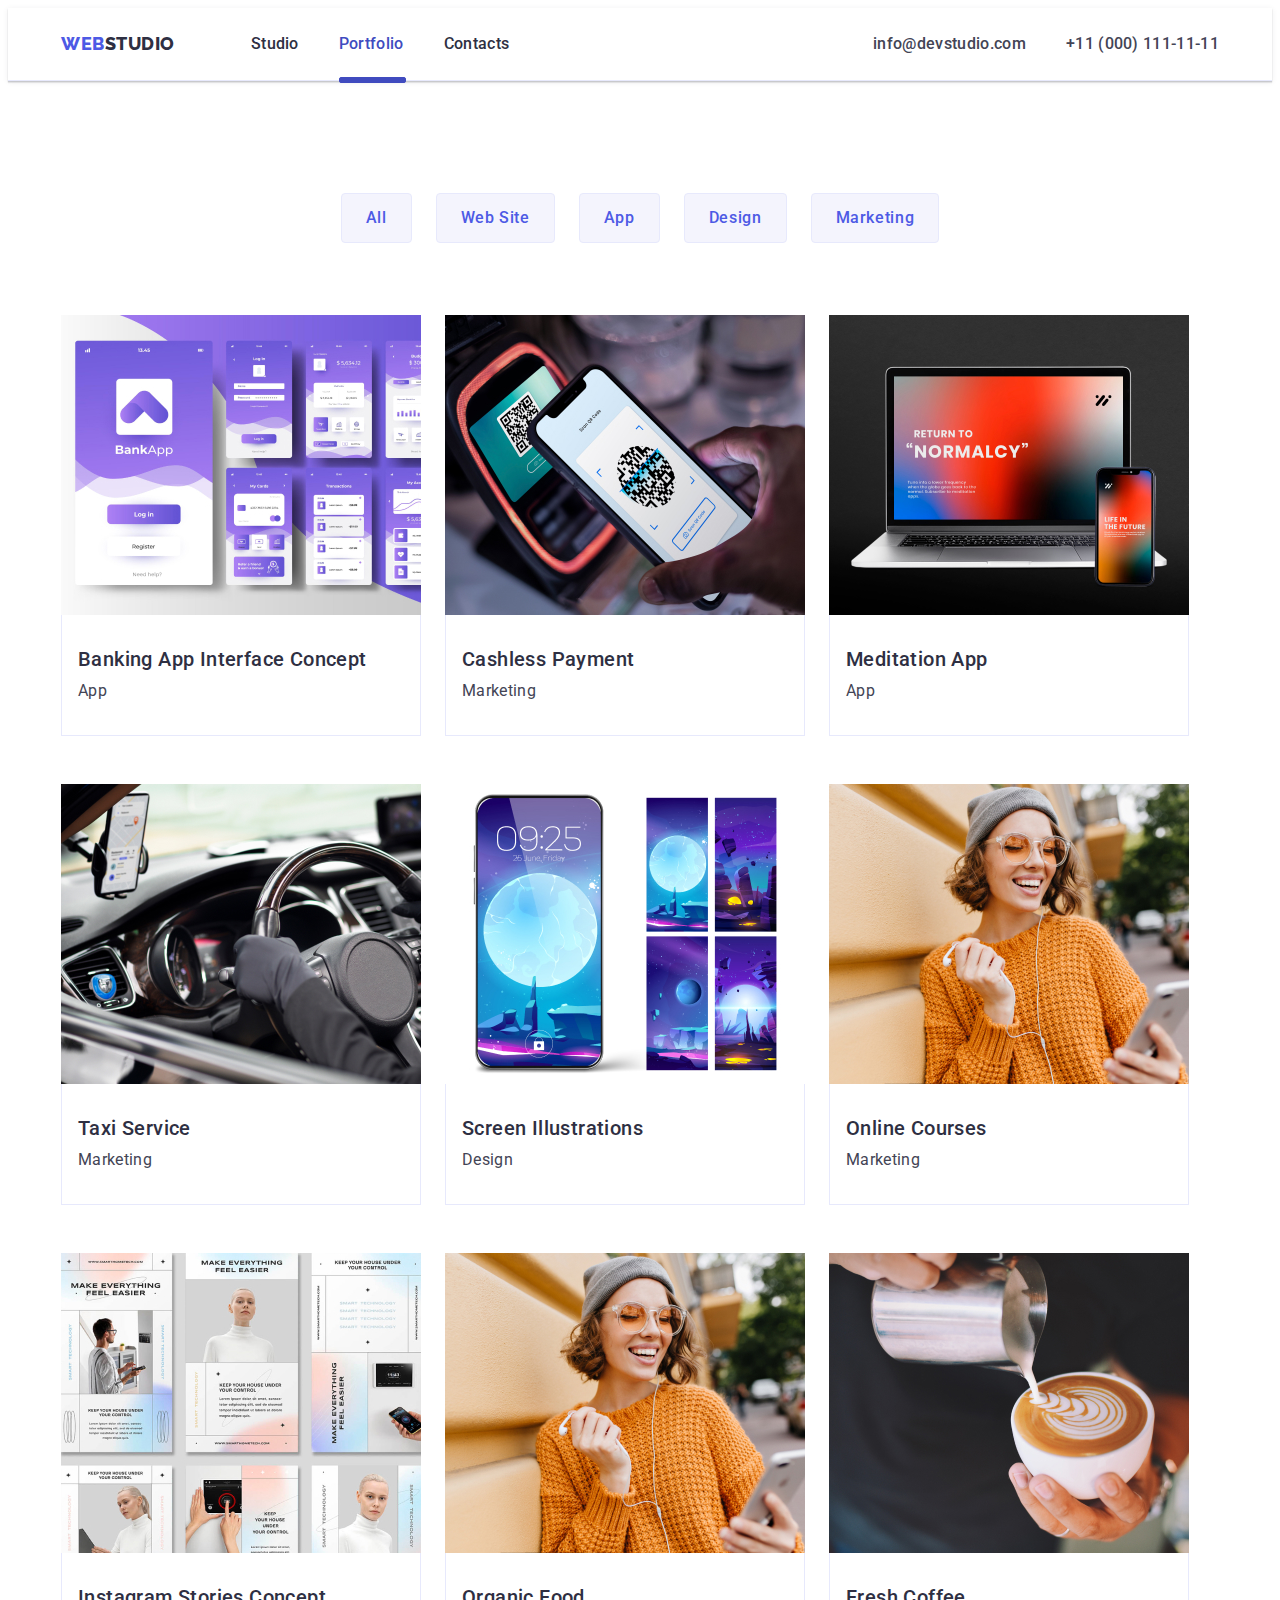
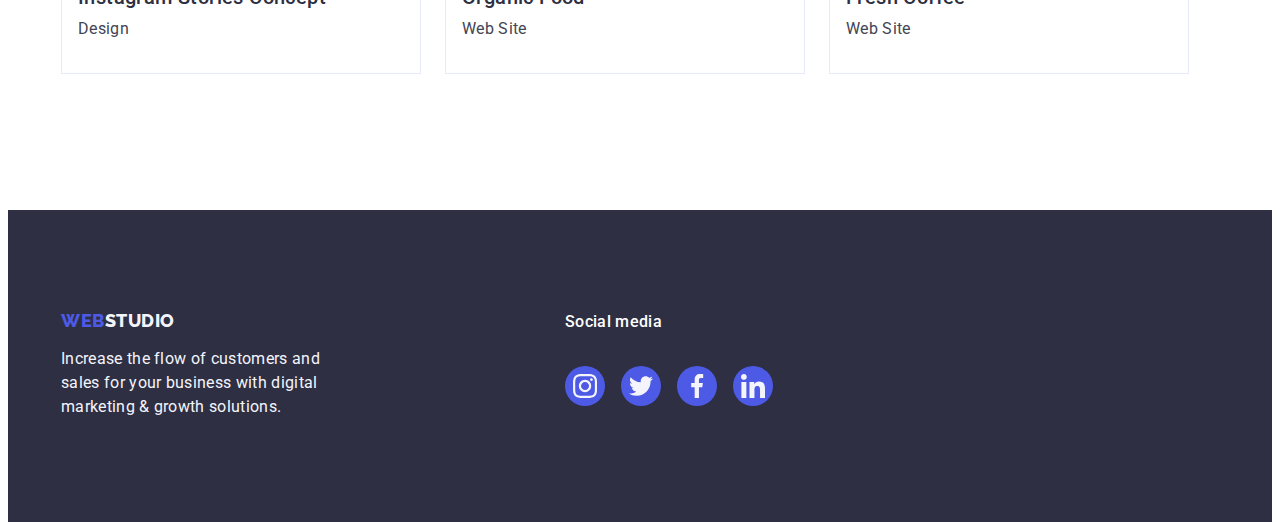
<file: portfolio.html>
<!DOCTYPE html>
<html lang="en">
  <head>
    <meta charset="UTF-8" />
    <meta name="viewport" content="width=device-width, initial-scale=1.0" />
    <link rel="preconnect" href="https://fonts.googleapis.com" />
    <link rel="preconnect" href="https://fonts.gstatic.com" crossorigin />
    <link
      rel="stylesheet"
      href="https://cdnjs.cloudflare.com/ajax/libs/modern-normalize/2.0.0/modern-normalize.min.css"
      integrity="sha512-4xo8blKMVCiXpTaLzQSLSw3KFOVPWhm/TRtuPVc4WG6kUgjH6J03IBuG7JZPkcWMxJ5huwaBpOpnwYElP/m6wg=="
      crossorigin="anonymous"
      referrerpolicy="no-referrer"
    />
    <link
      href="https://fonts.googleapis.com/css2?family=Raleway:ital,wght@0,700;1,700&family=Roboto:wght@400;500;700;900&display=swap"
      rel="stylesheet"
    />
    <title>Portfolio page</title>

    <link rel="stylesheet" href="./css/styles.css" />
  </head>
  <body>
    <!--Header-->
    <header class="header">
      <div class="container flex-space">
        <nav class="list nav-list">
          <a href="index.html" class="logo link"
            >Web<span class="logo-header">Studio</span></a
          >
          <ul class="topline-link list">
            <li>
              <a class="topline-section link" href="./index.html">Studio</a>
            </li>
            <li>
              <a
                class="topline-section link activ-element color"
                href="./portfolio.html"
                >Portfolio</a
              >
            </li>
            <li>
              <a class="topline-section link" href="">Contacts</a>
            </li>
          </ul>
        </nav>
        <address>
          <ul class="list topline-address">
            <li>
              <a class="address link" href="mailto:info@devstudio.com"
                >info@devstudio.com</a
              >
            </li>
            <li>
              <a class="address link" href="tel:+110001111111"
                >+11 (000) 111-11-11</a
              >
            </li>
          </ul>
        </address>
      </div>
    </header>
    <!--Main-->
    <main>
      <!--Filters section-->
      <section class="filter-section">
        <div class="container">
          <h1 class="visually-hidden">Invisible title</h1>
          <ul class="list filters-list">
            <li>
              <button type="button" class="filters-button">All</button>
            </li>
            <li>
              <button type="button" class="filters-button">Web Site</button>
            </li>
            <li>
              <button type="button" class="filters-button">App</button>
            </li>
            <li>
              <button type="button" class="filters-button">Design</button>
            </li>
            <li>
              <button type="button" class="filters-button">Marketing</button>
            </li>
          </ul>
          <!--Selectors-->
          <ul class="list portfolio-list">
            <li class="grid-list link">
              <a class="link portfolio-link-app" href="">
                <div class="project-foto-card overlay">
                  <img
                    src="./images/bankingapp.jpg"
                    alt="Banking App Interface Concept"
                    width="360"
                  />

                  <p class="overlay-paragraf">
                    14 Stylish and User-Friendly App Design Concepts · Task
                    Manager App · Calorie Tracker App · Exotic Fruit Ecommerce
                    App · Cloud Storage App
                  </p>
                </div>

                <div class="portfolio-details">
                  <h2 class="portfolio-title">Banking App Interface Concept</h2>
                  <p class="portfolio-type">App</p>
                </div>
              </a>
            </li>
            <li class="grid-list link">
              <a class="link portfolio-link-app" href="">
                <div class="project-foto-card overlay">
                  <img
                    src="./images/cashlesspayment.jpg"
                    alt="Cashless Payment"
                    width="360"
                  />

                  <p class="overlay-paragraf">
                    14 Stylish and User-Friendly App Design Concepts · Task
                    Manager App · Calorie Tracker App · Exotic Fruit Ecommerce
                    App · Cloud Storage App
                  </p>
                </div>
                <div class="portfolio-details">
                  <h2 class="portfolio-title">Cashless Payment</h2>
                  <p class="portfolio-type">Marketing</p>
                </div>
              </a>
            </li>
            <li class="grid-list link">
              <a class="link portfolio-link-app" href="">
                <div class="project-foto-card overlay">
                  <img
                    src="./images/meditationapp.jpg"
                    alt="Meditation App"
                    width="360"
                  />

                  <p class="overlay-paragraf">
                    14 Stylish and User-Friendly App Design Concepts · Task
                    Manager App · Calorie Tracker App · Exotic Fruit Ecommerce
                    App · Cloud Storage App
                  </p>
                </div>

                <div class="portfolio-details">
                  <h2 class="portfolio-title">Meditation App</h2>
                  <p class="portfolio-type">App</p>
                </div>
              </a>
            </li>
            <li class="grid-list link">
              <a class="link portfolio-link-app" href="">
                <div class="project-foto-card overlay">
                  <img
                    src="./images/taxiservice.jpg"
                    alt="Taxi Service"
                    width="360"
                  />

                  <p class="overlay-paragraf">
                    14 Stylish and User-Friendly App Design Concepts · Task
                    Manager App · Calorie Tracker App · Exotic Fruit Ecommerce
                    App · Cloud Storage App
                  </p>
                </div>

                <div class="portfolio-details">
                  <h2 class="portfolio-title">Taxi Service</h2>
                  <p class="portfolio-type">Marketing</p>
                </div>
              </a>
            </li>
            <li class="grid-list link">
              <a class="link portfolio-link-app" href="">
                <div class="project-foto-card overlay">
                  <img
                    src="./images/screenillustrations.jpg"
                    alt="Screen Illustrations"
                    width="360"
                  />
                  <p class="overlay-paragraf">
                    14 Stylish and User-Friendly App Design Concepts · Task
                    Manager App · Calorie Tracker App · Exotic Fruit Ecommerce
                    App · Cloud Storage App
                  </p>
                </div>

                <div class="portfolio-details">
                  <h2 class="portfolio-title">Screen Illustrations</h2>
                  <p class="portfolio-type">Design</p>
                </div>
              </a>
            </li>
            <li class="grid-list link">
              <a class="link portfolio-link-app" href="">
                <div class="project-foto-card overlay">
                  <img
                    src="./images/onlinecourses.jpg"
                    alt="Online Courses"
                    width="360"
                  />

                  <p class="overlay-paragraf">
                    14 Stylish and User-Friendly App Design Concepts · Task
                    Manager App · Calorie Tracker App · Exotic Fruit Ecommerce
                    App · Cloud Storage App
                  </p>
                </div>

                <div class="portfolio-details">
                  <h2 class="portfolio-title">Online Courses</h2>
                  <p class="portfolio-type">Marketing</p>
                </div>
              </a>
            </li>
            <li class="grid-list link">
              <a class="link portfolio-link-app" href="">
                <div class="project-foto-card overlay">
                  <img
                    src="./images/instagramstories.jpg"
                    alt="Instagram Stories Concept"
                    width="360"
                  />

                  <p class="overlay-paragraf">
                    14 Stylish and User-Friendly App Design Concepts · Task
                    Manager App · Calorie Tracker App · Exotic Fruit Ecommerce
                    App · Cloud Storage App
                  </p>
                </div>

                <div class="portfolio-details">
                  <h2 class="portfolio-title">Instagram Stories Concept</h2>
                  <p class="portfolio-type">Design</p>
                </div>
              </a>
            </li>
            <li class="grid-list link">
              <a class="link portfolio-link-app" href="">
                <div class="project-foto-card overlay">
                  <img
                    src="./images/onlinecourses.jpg"
                    alt="Organic Food"
                    width="360"
                  />

                  <p class="overlay-paragraf">
                    14 Stylish and User-Friendly App Design Concepts · Task
                    Manager App · Calorie Tracker App · Exotic Fruit Ecommerce
                    App · Cloud Storage App
                  </p>
                </div>

                <div class="portfolio-details">
                  <h2 class="portfolio-title">Organic Food</h2>
                  <p class="portfolio-type">Web Site</p>
                </div>
              </a>
            </li>
            <li class="grid-list link">
              <a class="link portfolio-link-app" href="">
                <div class="project-foto-card overlay">
                  <img
                    src="./images/freshcoffee.jpg"
                    alt="Fresh Coffee"
                    width="360"
                  />

                  <p class="overlay-paragraf">
                    14 Stylish and User-Friendly App Design Concepts · Task
                    Manager App · Calorie Tracker App · Exotic Fruit Ecommerce
                    App · Cloud Storage App
                  </p>
                </div>

                <div class="portfolio-details">
                  <h2 class="portfolio-title">Fresh Coffee</h2>
                  <p class="portfolio-type">Web Site</p>
                </div>
              </a>
            </li>
          </ul>
        </div>
      </section>
    </main>
    <!--Footer-->
    <footer class="footer">
      <div class="container footer-all">
        <div class="footer-side">
          <a href="./index.html" class="footer-logo logo link"
            >Web<span class="span">Studio</span></a
          >
          <p class="footer-description">
            Increase the flow of customers and sales for your business with
            digital marketing & growth solutions.
          </p>
        </div>
        <div class="footer-social-side">
          <p class="title-three">Social media</p>
          <ul class="footer-social-bar">
            <li class="list">
              <a class="link footer-icon-space" href="">
                <svg width="24" height="24" class="svg">
                  <use href="./images/icons.svg#instagram"></use>
                </svg>
              </a>
            </li>
            <li class="list">
              <a class="link footer-icon-space" href="">
                <svg width="24" height="24" class="svg">
                  <use href="./images/icons.svg#twitter"></use>
                </svg>
              </a>
            </li>
            <li class="list">
              <a class="link footer-icon-space" href="">
                <svg width="24" height="24" class="svg">
                  <use href="./images/icons.svg#facebook"></use>
                </svg>
              </a>
            </li>
            <li class="list">
              <a class="link footer-icon-space" href="">
                <svg width="24" height="24" class="svg">
                  <use href="./images/icons.svg#linkedin"></use>
                </svg>
              </a>
            </li>
          </ul>
        </div>
      </div>
    </footer>
  </body>
</html>
</file>
<file: css/styles.css>
/*General styles and variable*/
:root {
    --iris: #4D5AE5;
    --navy-blue: #2E2F42;
    --slate: #434455;
    --white: #FFFFFF;
    --cornflower: #E7E9FC;
    --cloud: #F4F4FD;
    --ocean: #404BBF;
    --span: #f4f4f4fd;
}

body {
    font-family: 'Roboto',
        sans-serif;
    font-style: normal;
    color: #434455;
    background-color: #FFFFFFFF;
    height: 1440px;
}


h2 {
    margin: 0;
}

p {
    margin: 0;
}

img {
    display: flex;
}

button {
    margin: 0;
}

.list {
    list-style: none;
    padding: 0;
}

svg {
    display: block;
}


.link {
    text-decoration: none;
}

.a.link {
    padding: 24px 0 24px;
    display: flex;
    max-width: 100%;
    height: auto;
}

.link:hover {
    color: var(--OCEAN);
}

.link.:focus {
    color: var(--OCEAN);
}

*,
*::before *::after {
    box-sizing: border-box;
}

/*Classes style*/

.modal {
    position: fixed;
    width: 100%;
    height: 100%;
    background-color: rgba(46, 47, 66, 0.4);
    z-index: 10;
    display: flex;
    justify-content: center;
    top: 0; 
    left: 0;
    padding-top: 80px;
   
    transition: opacity 250ms cubic-bezier(0.4, 0, 0.2, 1), visibility 250ms cubic-bezier(0.4, 0, 0.2,1);
}

.modal-bg {
    width: 408px;
    min-height: 584px;
    border-radius: 4px;
    background: var(--DAIRY, #FCFCFC);
    box-shadow: 0px 2px 1px 0px rgba(0, 0, 0, 0.20), 0px 1px 3px 0px rgba(0, 0, 0, 0.12), 0px 1px 1px 0px rgba(0, 0, 0, 0.14);
    position: absolute;
    
    top: 50%;
    left: 50%;
    transform: translate(-50%, -50%) scale(1);
    transition: transform 250ms cubic-bezier(0.4, 0, 0.2, 1);
}

.modal-close {
    position: absolute;
    display: flex;
    align-items: center;
    justify-content: center;
    cursor: pointer;
    width: 24px;
    height: 24px;
    background-color: var(--cornflower);
    border-radius: 50%;
    border: 1px solid rgba(0, 0, 0, 0.1);
    top: 24px;
    right: 24px;
    padding: 0;
    transition: background-color 250ms cubic-bezier(0.4, 0, 0.2, 1), border 250ms cubic-bezier(0.4, 0, 0.2, 1);
    
}

.close-button {
    fill: var(--CORNFLOWER, #E7E9FC);
    
    
}

.modal-close:hover, 
.modal-close:focus {
    background-color: #404bbf;
    border: none;
}

.is-hidden {
    visibility: hidden;
    opacity: 0;
    pointer-events: none;
}

.close-svg {
    transition: fill 250ms cubic-bezier(0.4, 0, 0.2, 1);
    
}

.close-svg:hover,
.close-svg:focus{
    fill: #ffffff;
}

.container {
    width: 1158px;
    margin: 0 auto;
    padding: 0 15px;
}

.flex-space {
    display: flex;
    justify-content: space-between;
    height: 72px;
}


.header {
    border-bottom: 1px solid #e7e9fc;
    background: var(--white, #FFF);
    border-bottom: 1px solid var(--CORNFLOWER, #E7E9FC);
    display: flex;
    box-shadow: 0px 1px 6px 0px rgba(46, 47, 66, 0.08), 0px 1px 1px 0px rgba(46, 47, 66, 0.16), 0px 2px 1px 0px rgba(46, 47, 66, 0.08);
}

.nav-list {
    display: flex;
    justify-content: center;
    align-items: center;
}

.logo {
    color: var(--iris, #4D5AE5);
    font-family: Raleway, sans-serif;
    font-size: 18px;
    font-style: normal;
    font-weight: 800;
    line-height: 1.17;
    letter-spacing: 0.03em;
    text-transform: uppercase;
    text-decoration: none;
    background: var(--WHITE, #FFF);
    margin-right: 76px;

}


.logo-header {
    color: var(--navy-blue);
    font-family: Raleway, sans-serif;
    font-size: 18px;
    font-style: normal;
    font-weight: 800;
    line-height: 116.667%;
    letter-spacing: 0.54px;
    text-transform: uppercase;
    text-decoration: none;

}


.topline-link {
    color: var(--navy-blue);
    font-size: 16px;
    font-style: normal;
    font-weight: 500;
    line-height: 150%;
    letter-spacing: 0.32px;
    display: flex;
    gap: 40px;
    display: flex;

}


.activ-element::after {
    display: block;
    content: "";
    width: 100%;
    height: 4px;
    top: 44px;
    border-radius: 2px;
    border-radius: 2px;
    background: var(--ocean);
    border: 1px solid var(--ocean);
    position: absolute;
    left: 0;
    top:67px;

}

.topline-section {
    color: var(--navy-blue);
    padding: 24px 0;
    position: relative;
    transition: color 250ms cubic-bezier(0.4, 0, 0.2, 1);
}

.topline-section:hover {
    color: var(--ocean);
}

.topline-section:focus {
    color: var(--ocean);
}

.color {
    color: var(--ocean);
}

.topline-address {
    min-width: none;
    min-height: max-content;
    color: var(--slate);
    font-style: normal;
    font-size: 16px;
    font-weight: 500;
    line-height: 150%;
    letter-spacing: 0.32px;
    display: flex;
    justify-content: center;
    align-items: center;
    margin-top:24px;
    gap: 40px;

}

.address {
    color: var(--slate);
    transition: color 250ms cubic-bezier(0.4, 0, 0.2, 1);
}

.address:hover {
    color: var(--ocean);
}

.address:focus {
    color: var(--ocean);
}

.hero-section {
    max-width: 1440px;
    background-color: var(--navy-blue);
    background-image: linear-gradient(to bottom, rgba(46, 47, 66, 0.70), rgba(46, 47, 66, 0.70)), url("../images/people-office.jpg");
    background-repeat: no-repeat;
    background-size: cover;
    background-position: center;
    padding: 188px 0;
    display: flex;
    justify-content: center;
    align-items: center;
    margin: 0 auto;


}

.title-hero {
    color: var(--white, #FFF);
    text-align: center;
    font-size: 56px;
    line-height: 107.143%;
    letter-spacing: 1.12px;
    max-width: 496px;
    margin: 0 auto;
    padding-bottom: 48px;
}

.button {
    font-family: 'Roboto', sans-serif;
    background: var(--iris, #4D5AE5);
    color: var(--white, #FFF);
    border-radius: 4px;
    box-shadow: 0px 4px 4px 0px rgba(0, 0, 0, 0.15);
    font-size: 16px;
    font-weight: 500;
    line-height: 150%;
    letter-spacing: 0.64px;
    cursor: pointer;
    display: block;
    min-width: 169px;
    height: 56px;
    border: none;
    margin: 0 auto;
    transition: background-color 250ms cubic-bezier(0.4, 0, 0.2, 1);
}

.button:hover,
.button:focus {
    background-color: #404BBF;
}

.feature-section {
    padding: 120px 0;
}

.visually-hidden {
    position: absolute;
    width: 1px;
    height: 1px;
    margin: -1px;
    border: 0;
    padding: 0;
    white-space: nowrap;
    clip-path: inset(100%);
    clip: rect(0 0 0 0);
    overflow: hidden;
}


.feature-list {
    display: flex;
    gap: 24px;
}

.feature-list-element {
    width: 100%;
    min-width: 264px;
}

.feature-title {
    color: var(--navy-blue, #2E2F42);
    font-size: 20px;
    font-weight: 500;
    line-height: 120%;
    letter-spacing: 0.4px;
    margin-bottom: 8px;
}

.feature-body {
    color: var(--slate, #434455);
    font-size: 16px;
    font-weight: 400;
    line-height: 150%;
    letter-spacing: 0.32px;

}



.feature-icon-space {
    width: 264px;
    height: 112px;
    display: flex;
    align-items: center;
    justify-content: center;
    background-color: var(--CLOUD, #F4F4FD);
    border-radius: 4px;
    gap: 24px;
    margin-bottom: 8px;

}



.wawd-section {
    padding-bottom: 120px;
    display: flex;
}

.title-two {
    color: var(--navy-blue, #2E2F42);
    text-align: center;
    font-size: 36px;
    font-weight: 700;
    line-height: 111.111%;
    letter-spacing: 0.72px;
    text-transform: capitalize;
    margin-bottom: 72px;
}

.wawd-list {
    display: flex;
    gap: 24px;
}

.purpose-images {
    color: var(--cornflower);

}

.li.purpose-images {
    width: calc((100% - 48px) / 3);
}

.team-section {
    background: var(--cloud, #F4F4FD);
    padding: 120px 0;
    display: flex;
    margin: 0 auto;
}

.team-list {
    display: flex;
    gap: 24px;

}

.card-team {
    background: var(--WHITE, #FFF);
    border-radius: 0px 0px 4px 4px;
    box-shadow: 0px 2px 1px 0px rgba(46, 47, 66, 0.08), 0px 1px 1px 0px rgba(46, 47, 66, 0.16), 0px 1px 6px 0px rgba(46, 47, 66, 0.08);
    display: inline-flex;
    width: 264px;
    flex-direction: column;
    justify-content: center;
    align-items: center;
    gap: 8px;
}

.li.card-team {
    width: calc((100% - 72px) / 4);
}

.card-detail {
    min-width: 232px;
    padding: 8px 0;


}

.card-content {
    justify-content: center;
    color: var(--slate);
    text-align: center;
    font-size: 16px;
    font-weight: 500;
    line-height: 1.5;
    letter-spacing: 0.02em;
}

.card-contenth {
    justify-content: center;
    color: var(--navy-blue);
    text-align: center;
    font-size: 20px;
    font-weight: 500;
    line-height: 120%;
    letter-spacing: 0.4px;
}

.team-icon-space {
    background-color: var(--iris);
    width: 40px;
    height: 40px;
    display: flex;
    justify-content: center;
    align-items: center;
    border-radius: 50%;
    transition: background-color 250ms cubic-bezier(0.4, 0, 0.2, 1);
}

.social-media-bar {
    display: flex;
    justify-content: center;
    align-items: center;
    gap: 24px;
    padding: 32px 0;
}

.team-icon-space:hover,
.team-icon-space:focus {
    background-color: #404BBF;
}



.customers-section {
    display: flex;
    justify-content: space-between;
    align-items: center;
    gap: 24px;
    padding-bottom: 120px;
}

.customer-section {
    padding-top: 120px;
    padding-bottom: 120px;
}

.customer-box {
    width: 168px;
    height: 88px;

}


.customer-link-icon {
    width: 100%;
    height: 100%;
    border: 1px solid #8e8f99;
    border-radius: 4px;
    display: flex;
    align-items: center;
    justify-content: center;
    color: #8e8f99;
    transition: border-color 250ms cubic-bezier(0.4, 0, 0.2, 1), color 250ms cubic-bezier(0.4, 0, 0.2, 1);
}

.customer-link-icon:hover,
.customer-link-icon:focus {
    border-color: #404bbf;
    color: #404bbf;
}

.customer-icon {
    fill: currentColor;
    display: flex;
    justify-content: center;
    align-items: center;
    margin: 16px 32px;
    transition: fill 250ms cubic-bezier(0.4, 0, 0.2, 1);

}

.customer-icon:hover,
.customer-icon:focus {
    fill: #404BBF;
}

.filter-section {
    padding-top: 96px;
    padding-bottom: 120px;

}

.filters-list {
    display: flex;
    justify-content: center;
    gap: 24px;
    margin-bottom: 72px;

}

.filters-button {
    font-family: 'Roboto', sans-serif;
    background: var(--CLOUD, #F4F4FD);
    justify-content: center;
    color: var(--IRIS, #4D5AE5);
    text-align: center;
    font-size: 16px;
    font-weight: 500;
    line-height: 150%;
    letter-spacing: 0.64px;
    cursor: pointer;
    border-radius: 4px;
    border: 1px solid var(--CORNFLOWER, #E7E9FC);
    padding: 12px 24px;
    transition: color 250ms cubic-bezier(0.4, 0, 0.2, 1), background-color 250ms cubic-bezier(0.4, 0, 0.2, 1), border-color 250ms cubic-bezier(0.4, 0, 0.2, 1), box-shadow 250ms cubic-bezier(0.4, 0, 0.2, 1);
}

.filters-button:hover,
.filters-button:focus {
    color: var(--white, #FFF);
    background-color: var(--OCEAN, #404BBF);
    border-color: 1px solid transparent;
    box-shadow: 0px 2px 2px 0px rgba(0, 0, 0, 0.12), 0px 2px 1px 0px rgba(0, 0, 0, 0.08), 0px 3px 1px 0px rgba(0, 0, 0, 0.10);

}

.portfolio-list {
    display: flex;
    flex-wrap: wrap;
    column-gap: 24px;
    row-gap: 48px;
}

.li.grid-list {
    width: calc((100% - 48px) / 3);
}


.portfolio-link-app {
    display: block;
    transition: box-shadow 250ms cubic-bezier(0.4, 0, 0.2, 1);
    overflow: hidden;

}

.project-foto-card {
    display: block;
    position: relative;
    overflow: hidden;
}

.portfolio-link-app:hover,
.portfolio-link-app:focus {
    box-shadow: 0px 2px 1px 0px rgba(46, 47, 66, 0.08), 0px 1px 1px 0px rgba(46, 47, 66, 0.16), 0px 1px 6px 0px rgba(46, 47, 66, 0.08);
}

.overlay {
    position: relative;
    top: 0;
    left: 0;
    width: 100%;
    height: 100%;
    background-color: #3f51b5;
    transition: transform 250ms ease-in-out;
}

/*.project-foto-card:hover .overlay {

}*/

.overlay-paragraf {
    position: absolute;
    top: 0; 
    font-size: 16px;
    line-height: 1.5;
    letter-spacing: 0.02em;
    color: var(--cloud);
    padding: 40px 32px;
    background-color: #4d5ae5;
    height: 100%;
    width: 100%;
    transform: translateY(100%);
    transition: transform 250ms cubic-bezier(0.4, 0, 0.2, 1);


}

.project-foto-card:hover .overlay-paragraf {
        transform: translateY(0%);
    }
.portfolio-link-app:focus .overlay-paragraf {
transform: translateY(0%);
}


.portfolio-details {
    padding: 32px 16px;
    border: 1px solid var(--CORNFLOWER, #E7E9FC);
    border-top: none;
}

.portfolio-title {
    color: var(--navy-blue, #2E2F42);
    font-size: 20px;
    font-weight: 500;
    line-height: 120%;
    letter-spacing: 0.02em;
    margin-bottom: 8px;
}

.portfolio-type {
    color: var(--slate);
    font-size: 16px;
    line-height: 1.5;
    letter-spacing: 0.02em;
    color: var(--slate);
}




.footer {
    width: 100%;
    background-color: var(--navy-blue);
    display: flex;
    justify-content: flex-start;
    align-items: center;
    padding: 100px 0;
    gap: 1px;


}

.footer-all {
    display: flex;
    align-items: baseline;
}

.footer-logo {
    background-color: var(--navy-blue);
    flex-shrink: 0;
    font-family: Raleway, sans-serif;
    font-size: 18px;
    font-style: normal;
    font-weight: 800;
    line-height: 1.17;
    letter-spacing: 0.54px;
    text-transform: uppercase;
    text-decoration: none;
    display: inline-block;
    margin-bottom: 16px;
}


.span {
    color: #f4f4fd;
}

.footer-description {
    color: var(--cloud, #F4F4FD);
    font-family: "Roboto", sans-serif;
    font-weight: 400;
    line-height: 150%;
    letter-spacing: 0.32px;
    width: 264px;
}

.title-three {
    color: var(--WHITE, #FFF);
    font-family: Roboto;
    font-size: 16px;
    font-weight: 500;
    line-height: 1.5;
    letter-spacing: 0.02em;
    margin-bottom: 16px;
}

.footer-social-bar {
    display: flex;
    justify-content: center;
    align-items: center;
    gap: 16px;
    padding-left: 0px;
}

.footer-icon-space {
    width: 100%;
    height: 100%;
    background-color: var(--iris);
    width: 40px;
    height: 40px;
    display: flex;
    justify-content: center;
    align-items: center;
    border-radius: 50%;
    gap: 16px;
    transition: background-color 250ms cubic-bezier(0.4, 0, 0.2, 1);
}

.footer-icon-space:hover,
.footer-icon-space:focus {
    background-color: #31D0AA;
}

.footer-side {
    margin-right: 120px;
}

.footer-social-side {
    margin: 0 auto;
    display: flex;
    flex-direction: column;
    justify-content: flex-start;
    align-items: flex-start;
    margin-left: 120px;
    margin-right: 120px;
}


.svg {
    fill: #f4f4fd;
}
</file>
